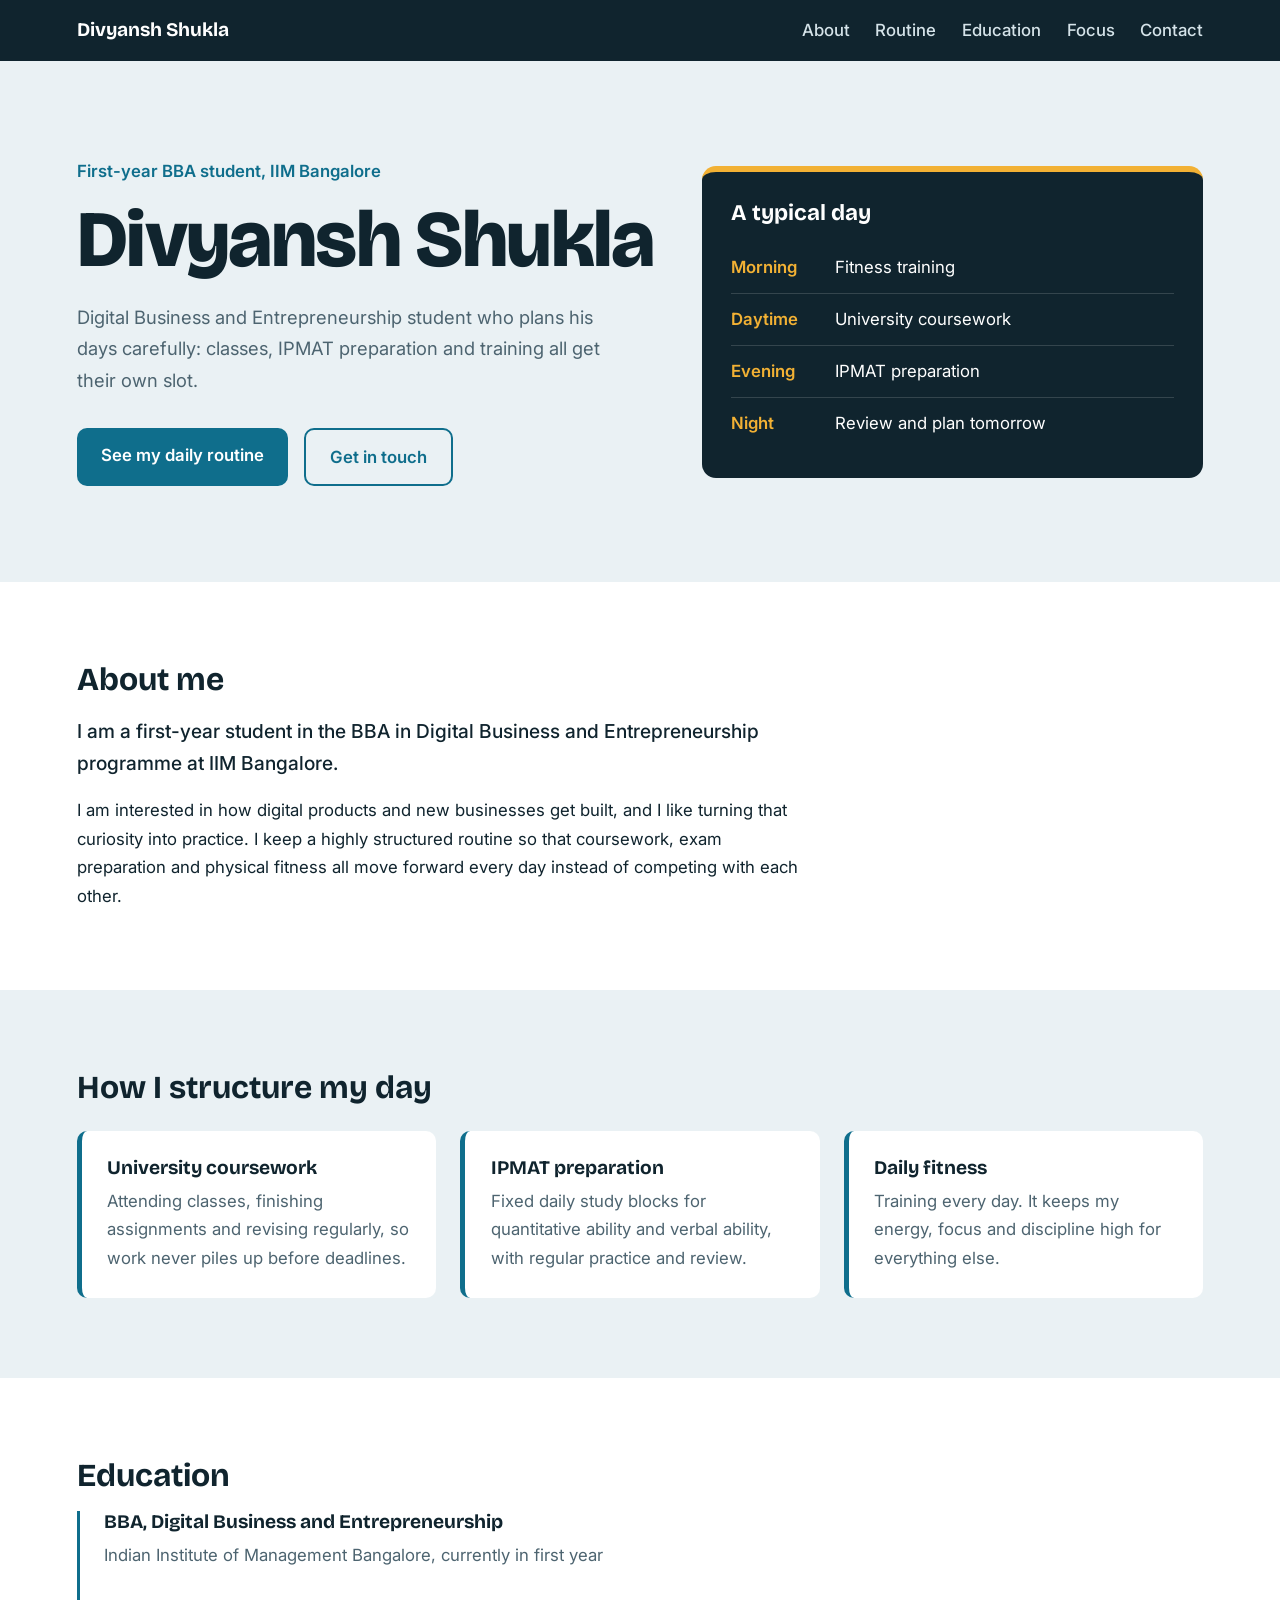
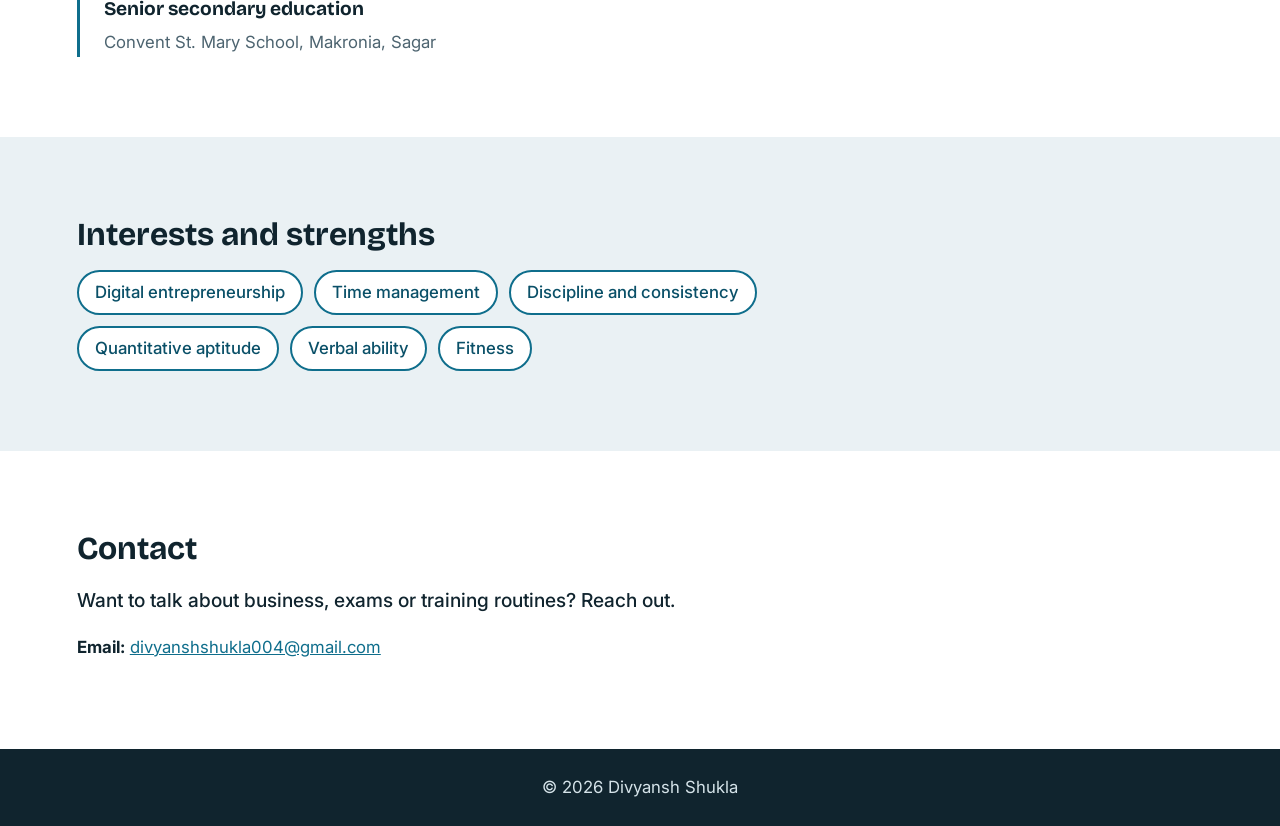
<file: index.html>
<!DOCTYPE html>
<html lang="en">
<head>
  <meta charset="UTF-8">
  <meta name="viewport" content="width=device-width, initial-scale=1">
  <title>Divyansh Shukla | BBA DBE, IIM Bangalore</title>
  <link rel="preconnect" href="https://fonts.googleapis.com">
  <link rel="preconnect" href="https://fonts.gstatic.com" crossorigin>
  <link href="https://fonts.googleapis.com/css2?family=Bricolage+Grotesque:wght@500;700;800&family=Inter:wght@400;500;600&display=swap" rel="stylesheet">
  <link rel="stylesheet" href="style.css">
</head>
<body>

  <header id="navbar">
    <a class="logo" href="#home">Divyansh Shukla</a>
    <nav>
      <ul class="nav-links">
        <li><a href="#about">About</a></li>
        <li><a href="#routine">Routine</a></li>
        <li><a href="#education">Education</a></li>
        <li><a href="#focus">Focus</a></li>
        <li><a href="#contact">Contact</a></li>
      </ul>
    </nav>
  </header>

  <main>
    <section id="home" class="hero">
      <div class="hero-text">
        <p class="intro">First-year BBA student, IIM Bangalore</p>
        <h1>Divyansh Shukla</h1>
        <p class="tagline">Digital Business and Entrepreneurship student who plans his days carefully: classes, IPMAT preparation and training all get their own slot.</p>
        <div class="hero-buttons">
          <a class="btn btn-primary" href="#routine">See my daily routine</a>
          <a class="btn btn-outline" href="#contact">Get in touch</a>
        </div>
      </div>

      <aside class="day-card" aria-label="A typical day">
        <h2>A typical day</h2>
        <ul>
          <li><span class="time">Morning</span><span>Fitness training</span></li>
          <li><span class="time">Daytime</span><span>University coursework</span></li>
          <li><span class="time">Evening</span><span>IPMAT preparation</span></li>
          <li><span class="time">Night</span><span>Review and plan tomorrow</span></li>
        </ul>
      </aside>
    </section>

    <section id="about" class="section">
      <h2>About me</h2>
      <p class="lead">I am a first-year student in the BBA in Digital Business and Entrepreneurship programme at IIM Bangalore.</p>
      <p>I am interested in how digital products and new businesses get built, and I like turning that curiosity into practice. I keep a highly structured routine so that coursework, exam preparation and physical fitness all move forward every day instead of competing with each other.</p>
    </section>

    <section id="routine" class="section section-tint">
      <h2>How I structure my day</h2>
      <div class="card-grid">
        <article class="card">
          <h3>University coursework</h3>
          <p>Attending classes, finishing assignments and revising regularly, so work never piles up before deadlines.</p>
        </article>
        <article class="card">
          <h3>IPMAT preparation</h3>
          <p>Fixed daily study blocks for quantitative ability and verbal ability, with regular practice and review.</p>
        </article>
        <article class="card">
          <h3>Daily fitness</h3>
          <p>Training every day. It keeps my energy, focus and discipline high for everything else.</p>
        </article>
      </div>
    </section>

    <section id="education" class="section">
      <h2>Education</h2>
      <div class="timeline">
        <div class="timeline-item">
          <h3>BBA, Digital Business and Entrepreneurship</h3>
          <p class="meta">Indian Institute of Management Bangalore, currently in first year</p>
        </div>
        <div class="timeline-item">
          <h3>Senior secondary education</h3>
          <p class="meta">Convent St. Mary School, Makronia, Sagar</p>
        </div>
      </div>
    </section>

    <section id="focus" class="section section-tint">
      <h2>Interests and strengths</h2>
      <ul class="tag-list">
        <li>Digital entrepreneurship</li>
        <li>Time management</li>
        <li>Discipline and consistency</li>
        <li>Quantitative aptitude</li>
        <li>Verbal ability</li>
        <li>Fitness</li>
      </ul>
    </section>

    <section id="contact" class="section">
      <h2>Contact</h2>
      <p class="lead">Want to talk about business, exams or training routines? Reach out.</p>
      <ul class="contact-list">
        <li><strong>Email:</strong> <a href="mailto:divyanshshukla004@gmail.com">divyanshshukla004@gmail.com</a></li>
      </ul>
    </section>
  </main>

  <footer>
    <p>&copy; 2026 Divyansh Shukla</p>
  </footer>

</body>
</html>
</file>
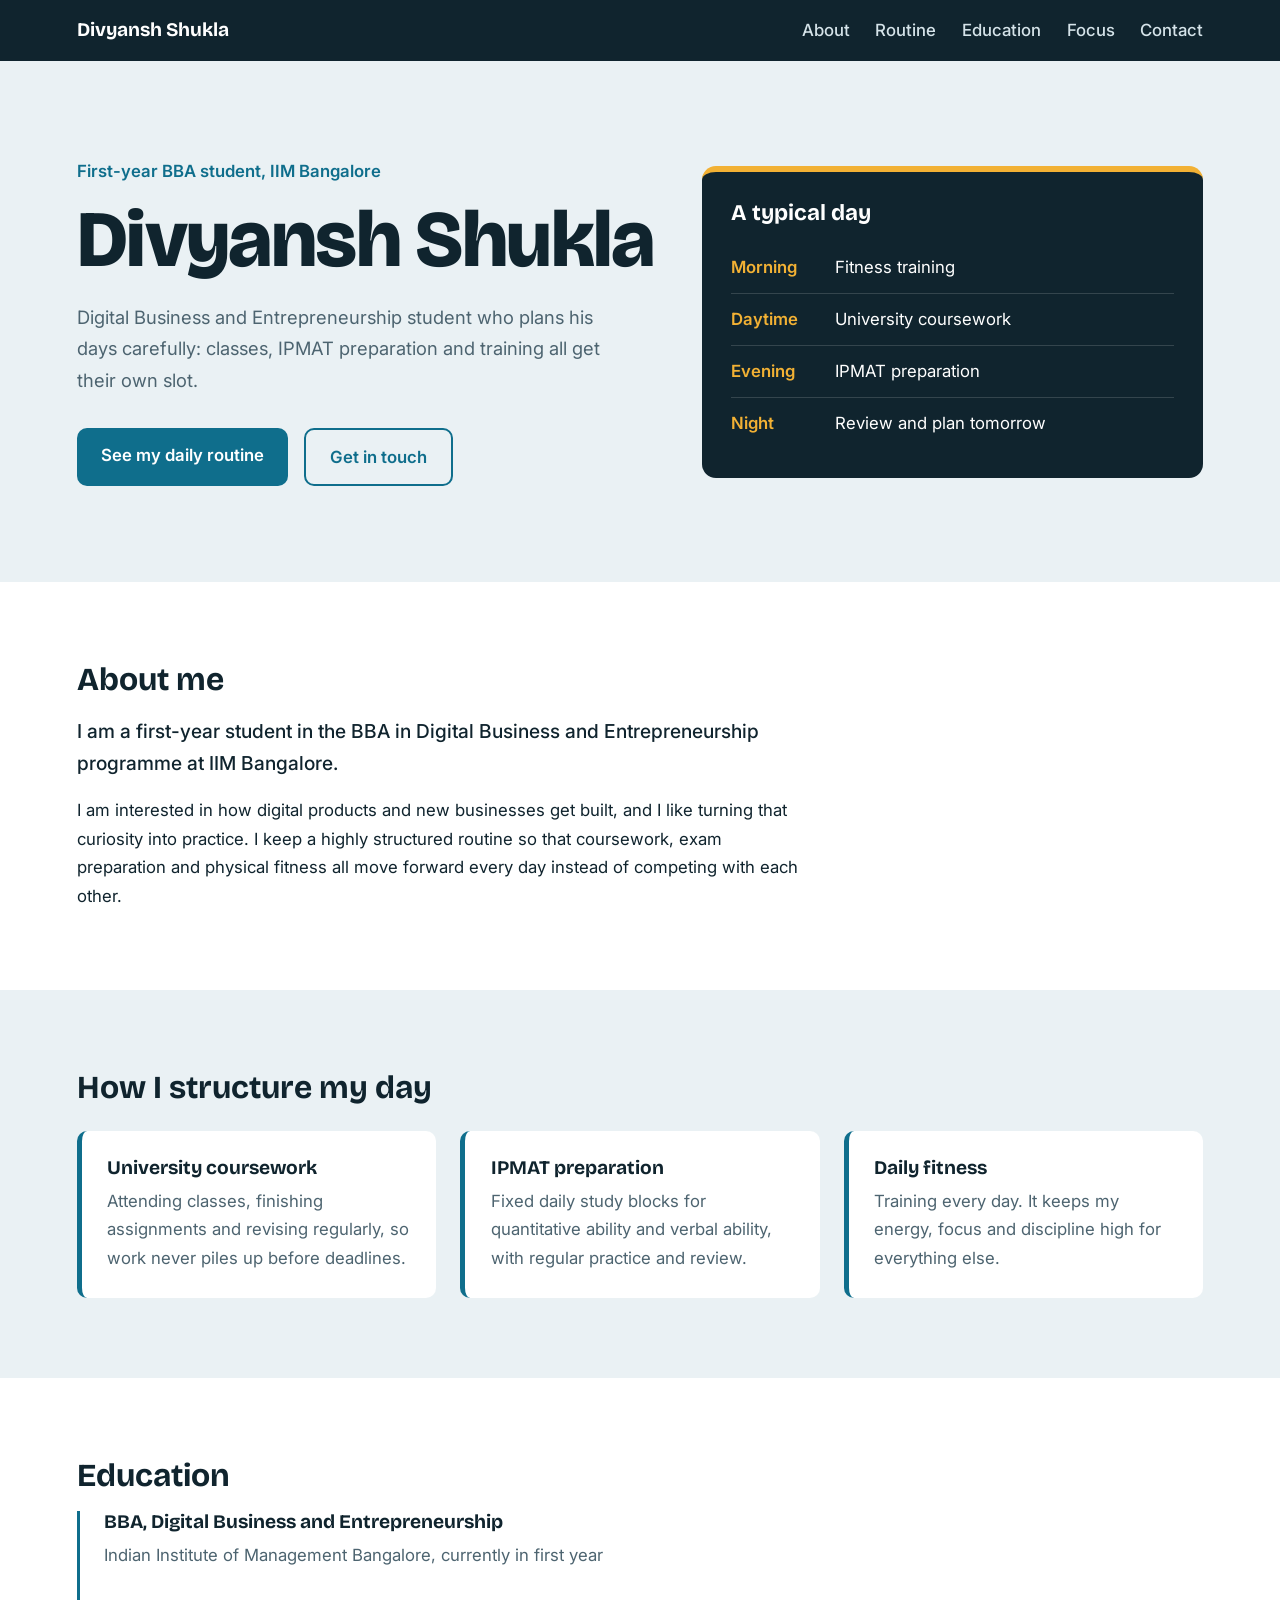
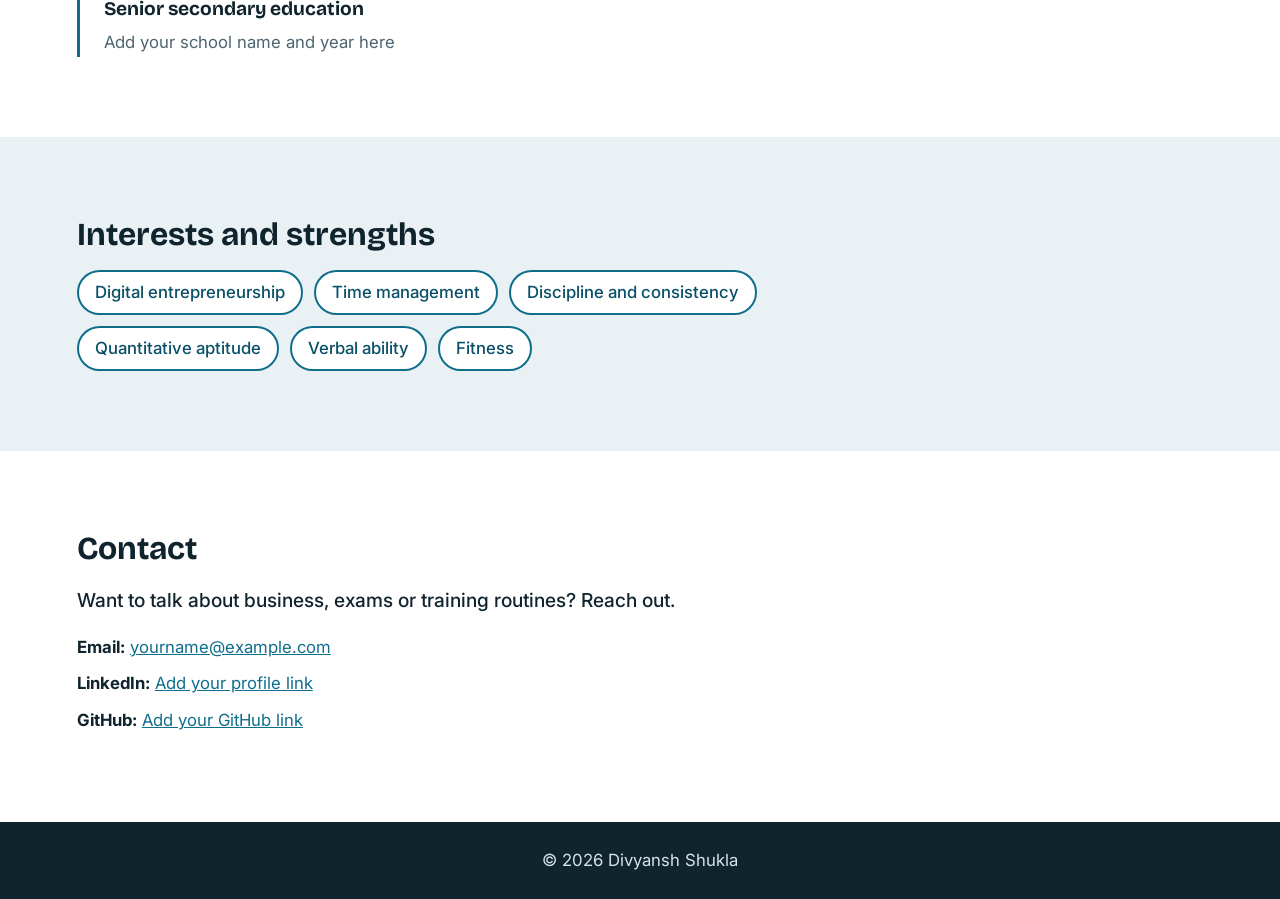
<file: htmle resume.html>
<!DOCTYPE html>
<html lang="en">
<head>
  <meta charset="UTF-8">
  <meta name="viewport" content="width=device-width, initial-scale=1">
  <title>Divyansh Shukla | BBA DBE, IIM Bangalore</title>
  <link rel="preconnect" href="https://fonts.googleapis.com">
  <link rel="preconnect" href="https://fonts.gstatic.com" crossorigin>
  <link href="https://fonts.googleapis.com/css2?family=Bricolage+Grotesque:wght@500;700;800&family=Inter:wght@400;500;600&display=swap" rel="stylesheet">
  <link rel="stylesheet" href="style.css">
</head>
<body>

  <header id="navbar">
    <a class="logo" href="#home">Divyansh Shukla</a>
    <nav>
      <ul class="nav-links">
        <li><a href="#about">About</a></li>
        <li><a href="#routine">Routine</a></li>
        <li><a href="#education">Education</a></li>
        <li><a href="#focus">Focus</a></li>
        <li><a href="#contact">Contact</a></li>
      </ul>
    </nav>
  </header>

  <main>
    <section id="home" class="hero">
      <div class="hero-text">
        <p class="intro">First-year BBA student, IIM Bangalore</p>
        <h1>Divyansh Shukla</h1>
        <p class="tagline">Digital Business and Entrepreneurship student who plans his days carefully: classes, IPMAT preparation and training all get their own slot.</p>
        <div class="hero-buttons">
          <a class="btn btn-primary" href="#routine">See my daily routine</a>
          <a class="btn btn-outline" href="#contact">Get in touch</a>
        </div>
      </div>

      <aside class="day-card" aria-label="A typical day">
        <h2>A typical day</h2>
        <ul>
          <li><span class="time">Morning</span><span>Fitness training</span></li>
          <li><span class="time">Daytime</span><span>University coursework</span></li>
          <li><span class="time">Evening</span><span>IPMAT preparation</span></li>
          <li><span class="time">Night</span><span>Review and plan tomorrow</span></li>
        </ul>
      </aside>
    </section>

    <section id="about" class="section">
      <h2>About me</h2>
      <p class="lead">I am a first-year student in the BBA in Digital Business and Entrepreneurship programme at IIM Bangalore.</p>
      <p>I am interested in how digital products and new businesses get built, and I like turning that curiosity into practice. I keep a highly structured routine so that coursework, exam preparation and physical fitness all move forward every day instead of competing with each other.</p>
    </section>

    <section id="routine" class="section section-tint">
      <h2>How I structure my day</h2>
      <div class="card-grid">
        <article class="card">
          <h3>University coursework</h3>
          <p>Attending classes, finishing assignments and revising regularly, so work never piles up before deadlines.</p>
        </article>
        <article class="card">
          <h3>IPMAT preparation</h3>
          <p>Fixed daily study blocks for quantitative ability and verbal ability, with regular practice and review.</p>
        </article>
        <article class="card">
          <h3>Daily fitness</h3>
          <p>Training every day. It keeps my energy, focus and discipline high for everything else.</p>
        </article>
      </div>
    </section>

    <section id="education" class="section">
      <h2>Education</h2>
      <div class="timeline">
        <div class="timeline-item">
          <h3>BBA, Digital Business and Entrepreneurship</h3>
          <p class="meta">Indian Institute of Management Bangalore, currently in first year</p>
        </div>
        <div class="timeline-item">
          <h3>Senior secondary education</h3>
          <p class="meta">Add your school name and year here</p>
        </div>
      </div>
    </section>

    <section id="focus" class="section section-tint">
      <h2>Interests and strengths</h2>
      <ul class="tag-list">
        <li>Digital entrepreneurship</li>
        <li>Time management</li>
        <li>Discipline and consistency</li>
        <li>Quantitative aptitude</li>
        <li>Verbal ability</li>
        <li>Fitness</li>
      </ul>
    </section>

    <section id="contact" class="section">
      <h2>Contact</h2>
      <p class="lead">Want to talk about business, exams or training routines? Reach out.</p>
      <ul class="contact-list">
        <li><strong>Email:</strong> <a href="mailto:yourname@example.com">yourname@example.com</a></li>
        <li><strong>LinkedIn:</strong> <a href="https://www.linkedin.com/" target="_blank" rel="noopener">Add your profile link</a></li>
        <li><strong>GitHub:</strong> <a href="https://github.com/" target="_blank" rel="noopener">Add your GitHub link</a></li>
      </ul>
    </section>
  </main>

  <footer>
    <p>&copy; 2026 Divyansh Shukla</p>
  </footer>

</body>
</html>
</file>
<file: style.css>
/* ---------- Design tokens ---------- */
:root {
  --ink: #10242e;
  --muted: #4d6470;
  --paper: #ffffff;
  --tint: #eaf1f4;
  --blue: #0f6e8c;
  --blue-dark: #0a5068;
  --amber: #f2b134;
  --radius: 10px;
}

/* ---------- Element selectors (base) ---------- */
* { box-sizing: border-box; margin: 0; padding: 0; }
html { scroll-behavior: smooth; scroll-padding-top: 80px; }

body {
  font-family: "Inter", Arial, sans-serif;
  font-size: 1.05rem;
  line-height: 1.7;
  color: var(--ink);
  background: var(--paper);
}

h1, h2, h3 {
  font-family: "Bricolage Grotesque", Arial, sans-serif;
  line-height: 1.15;
}
h2 { font-size: 2rem; margin-bottom: 1rem; }
h3 { font-size: 1.2rem; margin-bottom: 0.5rem; }
p + p { margin-top: 1rem; }
a { color: var(--blue); }
a:focus-visible, .btn:focus-visible { outline: 3px solid var(--amber); outline-offset: 3px; }

/* ---------- ID selector: navbar ---------- */
#navbar {
  position: sticky;
  top: 0;
  z-index: 10;
  display: flex;
  justify-content: space-between;
  align-items: center;
  padding: 0.9rem 6%;
  background: var(--ink);
}
.logo {
  font-family: "Bricolage Grotesque", Arial, sans-serif;
  font-weight: 700;
  font-size: 1.2rem;
  color: #fff;
  text-decoration: none;
}
.nav-links { display: flex; gap: 1.6rem; list-style: none; }
.nav-links a {
  color: #d5e3e9;
  text-decoration: none;
  font-weight: 500;
  padding-bottom: 4px;
  border-bottom: 2px solid transparent;
}
.nav-links a:hover { color: #fff; border-bottom-color: var(--amber); }

/* ---------- Hero ---------- */
.hero {
  display: flex;
  align-items: center;
  justify-content: space-between;
  gap: 3rem;
  padding: 6rem 6%;
  background: var(--tint);
}
.hero-text { flex: 1.3; }
.intro { color: var(--blue); font-weight: 600; margin-bottom: 0.5rem; }
.hero h1 {
  font-size: clamp(2.8rem, 7vw, 5rem);
  font-weight: 800;
  letter-spacing: -0.02em;
  margin-bottom: 1rem;
}
.tagline { max-width: 34rem; color: var(--muted); font-size: 1.15rem; }
.hero-buttons { display: flex; flex-wrap: wrap; gap: 1rem; margin-top: 2rem; }

.btn {
  display: inline-block;
  padding: 0.8rem 1.5rem;
  border-radius: var(--radius);
  font-weight: 600;
  text-decoration: none;
  transition: background 0.2s, color 0.2s;
}
.btn-primary { background: var(--blue); color: #fff; }
.btn-primary:hover { background: var(--blue-dark); }
.btn-outline { border: 2px solid var(--blue); color: var(--blue); }
.btn-outline:hover { background: var(--blue); color: #fff; }

/* The memorable element: the day schedule card */
.day-card {
  flex: 1;
  background: var(--ink);
  color: #fff;
  padding: 1.8rem;
  border-radius: 14px;
  border-top: 6px solid var(--amber);
}
.day-card h2 { font-size: 1.4rem; margin-bottom: 1rem; }
.day-card ul { list-style: none; }
.day-card li {
  display: flex;
  gap: 1rem;
  padding: 0.7rem 0;
  border-bottom: 1px solid rgba(255, 255, 255, 0.15);
}
.day-card li:last-child { border-bottom: none; }
.time { min-width: 5.5rem; color: var(--amber); font-weight: 600; }

/* ---------- Sections ---------- */
.section { padding: 5rem 6%; }
.section > * { max-width: 46rem; }
.section-tint { background: var(--tint); }
.section-tint > .card-grid { max-width: none; }
.lead { font-size: 1.2rem; font-weight: 500; margin-bottom: 1rem; }

/* ---------- Cards (CSS Grid) ---------- */
.card-grid {
  display: grid;
  grid-template-columns: repeat(auto-fit, minmax(240px, 1fr));
  gap: 1.5rem;
  margin-top: 1.5rem;
}
.card {
  background: var(--paper);
  padding: 1.6rem;
  border-radius: var(--radius);
  border-left: 5px solid var(--blue);
}
.card p { color: var(--muted); }

/* ---------- Timeline ---------- */
.timeline { border-left: 3px solid var(--blue); padding-left: 1.5rem; }
.timeline-item { margin-bottom: 1.8rem; }
.timeline-item:last-child { margin-bottom: 0; }
.meta { color: var(--muted); }

/* ---------- Tags ---------- */
.tag-list { display: flex; flex-wrap: wrap; gap: 0.7rem; list-style: none; }
.tag-list li {
  background: var(--paper);
  border: 2px solid var(--blue);
  color: var(--blue-dark);
  padding: 0.4rem 1rem;
  border-radius: 999px;
  font-weight: 500;
}

/* ---------- Contact and footer ---------- */
.contact-list { list-style: none; margin-top: 1rem; }
.contact-list li { margin-bottom: 0.5rem; }
footer { text-align: center; padding: 1.5rem; background: var(--ink); color: #d5e3e9; }

/* ---------- Responsive ---------- */
@media (max-width: 800px) {
  #navbar { flex-direction: column; gap: 0.6rem; }
  .nav-links { gap: 1rem; flex-wrap: wrap; justify-content: center; }
  .hero { flex-direction: column; align-items: stretch; padding: 3.5rem 6%; }
  .section { padding: 3.5rem 6%; }
}
@media (prefers-reduced-motion: reduce) {
  html { scroll-behavior: auto; }
  .btn { transition: none; }
}
</file>
